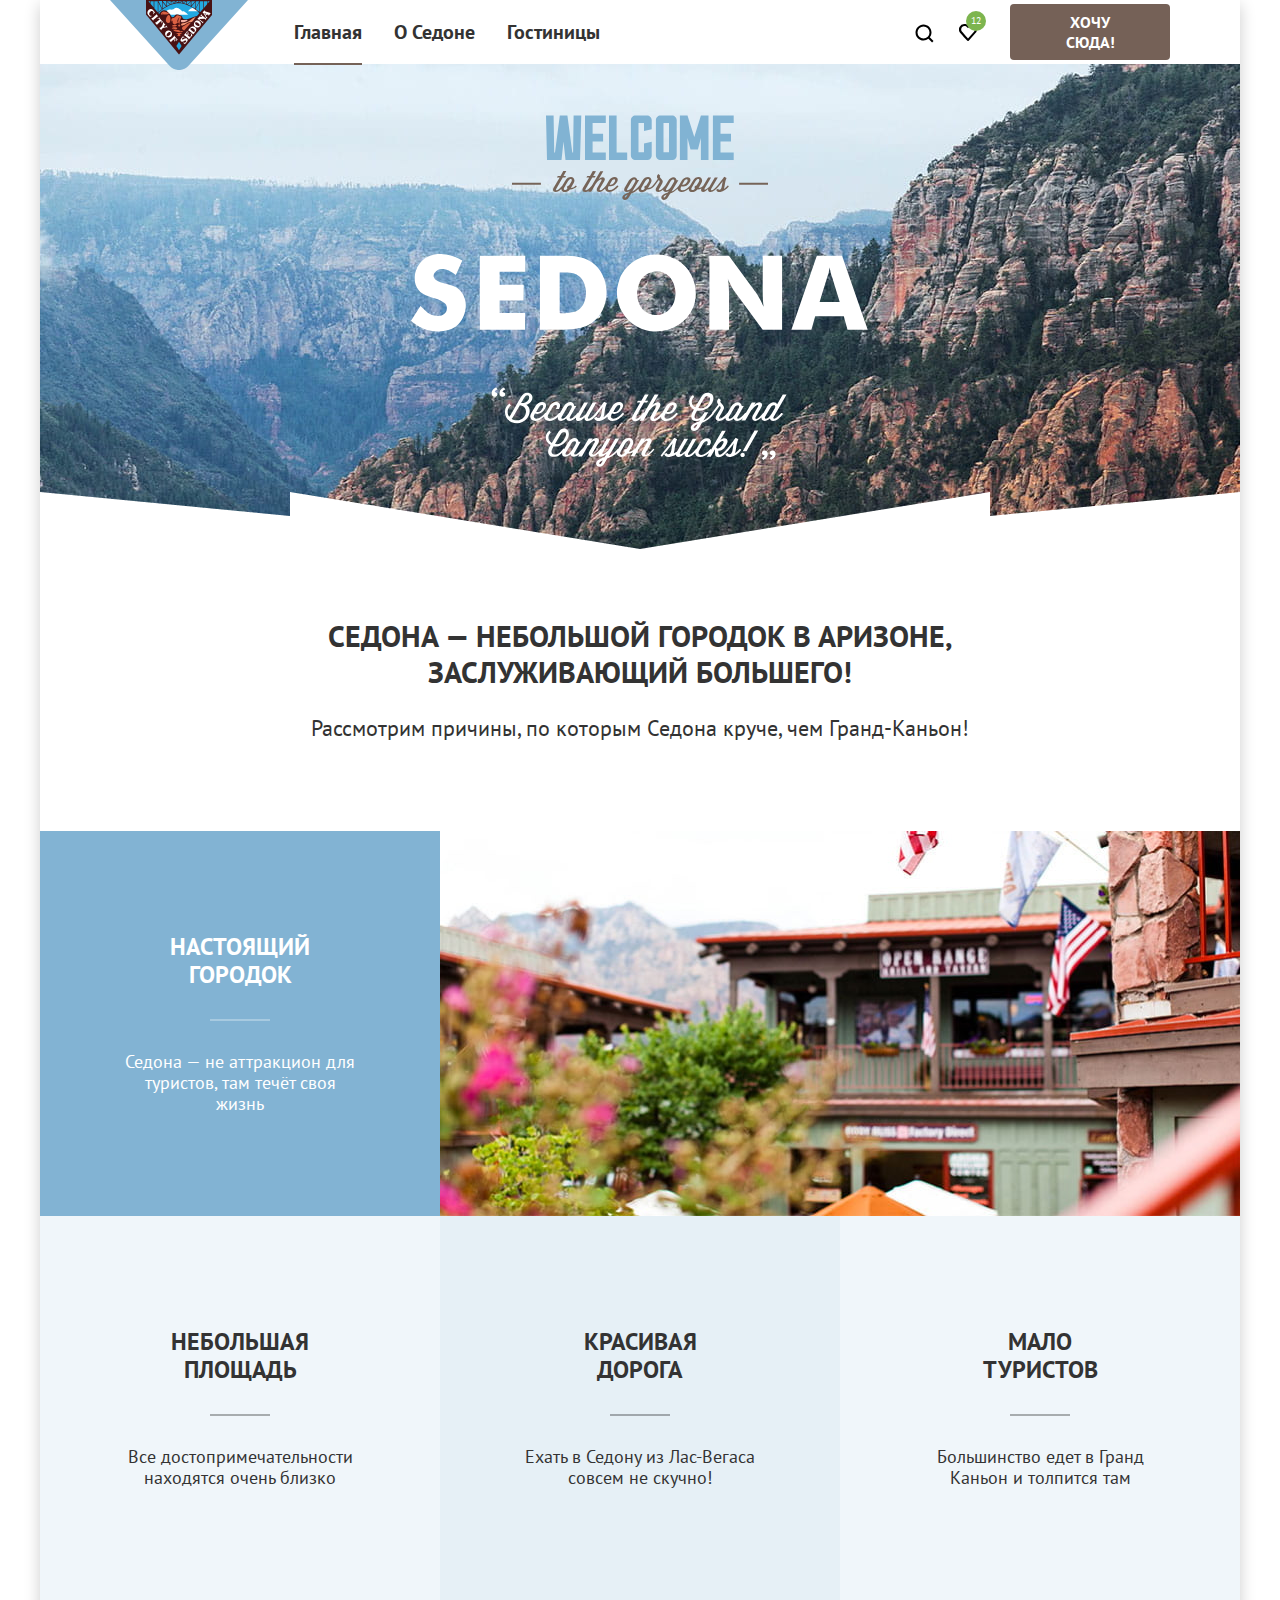
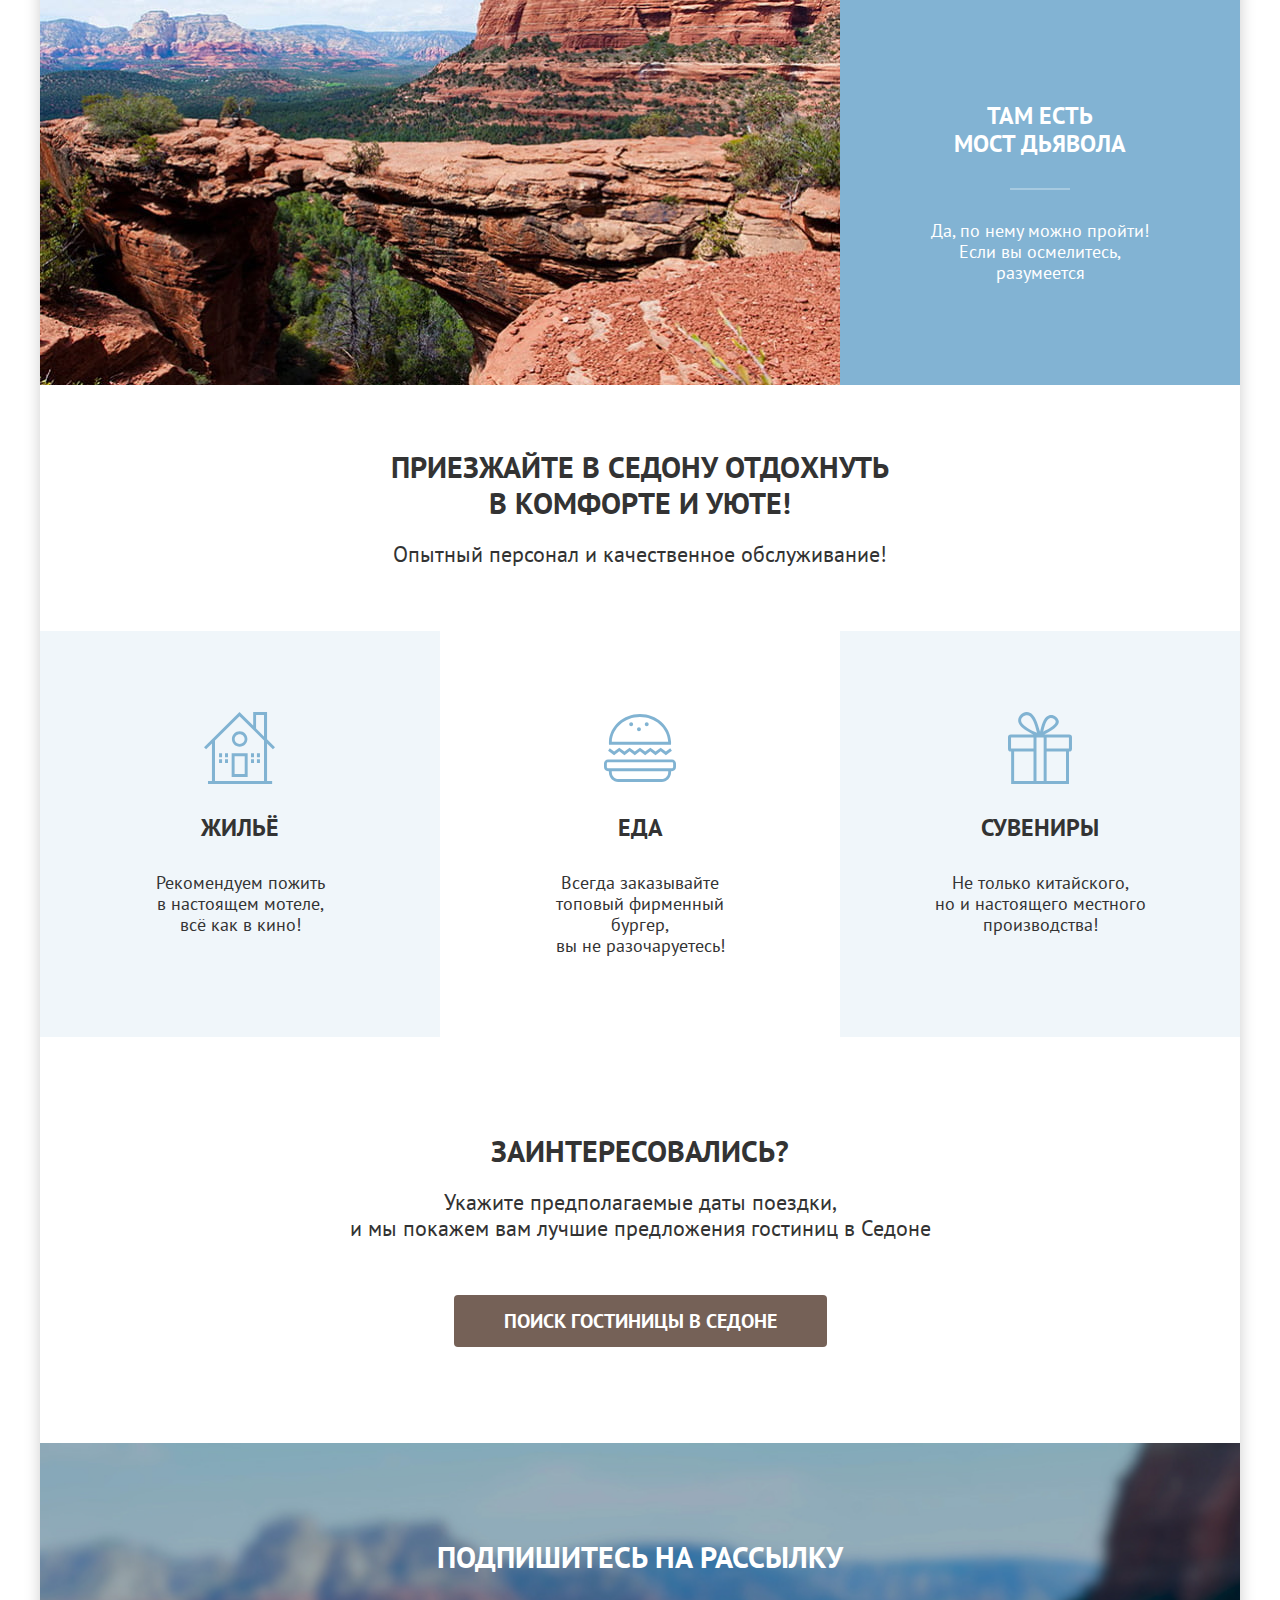
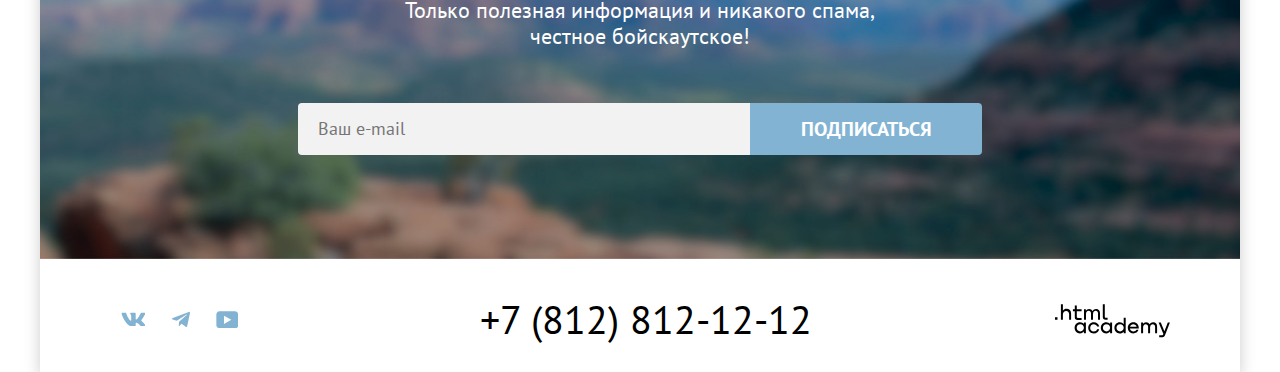
<file: index.html>
<!--<p>Репозиторий создан для обучения на профессиональном онлайн‑курсе «<a href="https://htmlacademy.ru/intensive/htmlcss">HTML и CSS. Профессиональная вёрстка сайтов</a>».</p>-->

<!DOCTYPE html>
<html lang="ru">
  <head>
    <meta charset="utf-8">
    <title>HTML Academy: Седона</title>

    <link rel="icon" href="favicon.ico">
    <link rel="icon" href="img/favicon.svg" type="image/svg+xml">
    <link href="styles/styles.css" rel="stylesheet">
  </head>

  <body class="page-body">
    <div class="all">

<!-- Header -->

      <header class="main-header" data-test="header">
        <a class="main-header-logo">
          <img src="img/logo-sedona.svg" width="138" height="70" alt="Логотип сайта Sedona.">
        </a>
        <nav class="top-bar-navigation">
          <ul class="site-navigation">
            <li>
              <a class="nav-link current">Главная</a>
            </li>
            <li>
              <a class="nav-link" href="#">О Седоне</a>
            </li>
            <li>
              <a class="nav-link" href="catalog.html">Гостиницы</a>
            </li>
          </ul>
          <ul class="user-bar">
            <li>
              <a class="user-bar-search" href="#">
                <svg xmlns="http://www.w3.org/2000/svg" width="19" height="19" fill="none">
                  <path fill="#000" d="m18.5 17-3.7-3.67c1-1.3 1.7-2.99 1.7-4.87 0-4.38-3.6-7.96-8-7.96s-8 3.68-8 8.05a8 8 0 0 0 12.9 6.27l3.7 3.68 1.4-1.5Zm-10-2.48a6 6 0 0 1-6-5.97 6 6 0 0 1 12 0 6 6 0 0 1-6 5.97Z"/>
                </svg>
                <span class="visually-hidden">Поиск</span>
              </a>
            </li>
            <li>
              <a class="user-bar-favorite" href="#">
                <svg xmlns="http://www.w3.org/2000/svg" width="18" height="17" fill="none">
                  <path fill="#000" d="M8.9 17a.9.9 0 0 1-.8-.4c-5.4-6.1-6.7-7.5-7-7.9A5.4 5.4 0 0 1 5.5 0C6.8 0 8 .5 9 1.3a5.46 5.46 0 0 1 9 4.1c0 1.3-.5 2.5-1.3 3.4l-7 7.9c-.2.2-.4.3-.8.3Zm-6-9.5c.3.4 3.5 4 6.1 6.9l6.2-7c.5-.5.7-1.2.7-2 0-1.8-1.5-3.3-3.3-3.3-1 0-2 .5-2.7 1.3-.3.3-.6.4-.9.4-.3 0-.6-.2-.8-.4-.7-.8-1.7-1.3-2.7-1.3-1.8 0-3.3 1.5-3.3 3.3-.1.9.3 1.6.7 2.1-.1 0-.1 0 0 0Z"/>
                </svg>
                <span class="visually-hidden">Избранное</span>
                <span class="favorite-count">12</span>
              </a>
            </li>
            <li>
              <a class="header-button" href="catalog.html">Хочу сюда!</a>
            </li>
          </ul>
        </nav>
      </header>

<!-- Main Content -->

      <main class="main-index" data-test="main">
        <h1 class="visually-hidden">Добро пожаловать в Sedona</h1>
        <section class="main-screen" data-test="hero">
          <div class="decor-mask"></div>
          <img src="img/welcome.svg" width="458" height="352" alt="Добро пожаловать в Sedona.">
        </section>

        <section class="features" data-test="advantages">
          <h2>Седона — небольшой городок в Аризоне, <br> заслуживающий большего!</h2>
          <p class="p-explanation sedona-reasons">Рассмотрим причины, по которым Седона круче, чем Гранд-Каньон!</p>
          <ul class="advantages-list">
            <li class="advantages-item-img img-right">
              <div class="left-descript">
                <h3>Настоящий <br> городок</h3>
                <div class="separator-blue"></div>
                <p class="p-descript">Седона — не аттракцион для <br> туристов, там течёт своя <br> жизнь</p>
              </div>
              <div class="img-wrapper">
                <img src="img/true-city.jpg" width="800" height="385" alt="Вид на постройки городка.">
              </div>
            </li>
            <li class="advantage-without-img">
              <h3>Небольшая <br> площадь</h3>
              <div class="separator-grey"></div>
              <p class="p-descript">Все достопримечательности <br> находятся очень близко</p>
            </li>
            <li class="advantage-without-img">
              <h3>Красивая <br> дорога</h3>
              <div class="separator-grey"></div>
              <p class="p-descript">Ехать в Седону из Лас-Вегаса <br> совсем не скучно!</p>
            </li>
            <li class="advantage-without-img">
              <h3>Мало <br> туристов</h3>
              <div class="separator-grey"></div>
              <p class="p-descript">Большинство едет в Гранд <br> Каньон и толпится там</p>
            </li>
            <li class="advantages-item-img img-left">
              <div class="img-wrapper">
                <img src="img/the-bridge.jpg" width="800" height="385" alt="Вид на мост дьявола на фоне пропасти.">
              </div>
              <div class="right-descript">
                <h3>Там есть <br> мост дьявола</h3>
                <div class="separator-blue"></div>
                <p class="p-descript">Да, по нему можно пройти! <br> Если вы осмелитесь, <br> разумеется</p>
              </div>
            </li>
          </ul>
        </section>

        <section class="sedona-specialties" data-test="service">
          <h2>Приезжайте в Седону отдохнуть <br> в комфорте и уюте!</h2>
          <p class="p-explanation">Опытный персонал и качественное обслуживание!</p>
          <ul class="sedona-specialties-list">
            <li class="item-with-icon">
              <div class="ic-housing"></div>
              <h3>Жильё</h3>
              <p class="p-descript">Рекомендуем пожить <br> в настоящем мотеле, <br> всё как в кино!</p>
            </li>
            <li class="item-with-icon">
              <div class="ic-food"></div>
              <h3>Еда</h3>
              <p class="p-descript">Всегда заказывайте <br> топовый фирменный бургер, <br> вы не разочаруетесь!</p>
            </li>
            <li class="item-with-icon">
              <div class="ic-souvenir"></div>
              <h3>Сувениры</h3>
              <p class="p-descript">Не только китайского, <br> но и настоящего местного <br> производства!</p>
            </li>
          </ul>
        </section>

        <div class="hotel-search" data-test="search">
          <h2>Заинтересовались?</h2>
          <p class="p-explanation">Укажите предполагаемые даты поездки, <br> и мы покажем вам лучшие предложения гостиниц в Седоне</p>
          <button class="button hotel-search-button" type="button">Поиск гостиницы в Седоне</button>
        </div>

        <article class="subscribe" data-test="subscribe">
          <h2>Подпишитесь на рассылку</h2>
          <p class="p-explanation">Только полезная информация и никакого спама, <br> честное бойскаутское!</p>
          <form class="subscribe-form" action="https://echo.htmlacademy.ru/" method="post">
            <label for="subscribe-email"><span class="visually-hidden">Email</span></label>
            <span class="visually-hidden">Поле для ввода email</span>
            <input class="enter-ur-email" id="subscribe-email" placeholder="Ваш e-mail" type="email" name="subscribe-email">
            <button class="button subscribe-button" type="submit">
              <span>Подписаться</span>
            </button>
          </form>
        </article>
      </main>

<!-- Footer -->

      <footer class="main-footer" data-test="footer">
        <div class="footer-wrapper">
          <section class="footer-social">
            <h2 class="visually-hidden">Контакты</h2>
            <ul class="footer-social-list">
              <li class="footer-social-item-vk">
                <a class="social-button" href="#">
                  <svg class="social-icon" aria-hidden="true" focusable="false" xmlns="http://www.w3.org/2000/svg" width="24" height="14" fill="none">
                    <path fill="#83B3D3" fill-rule="evenodd" d="M24.116 1.804c.166-.546 0-.948-.795-.948h-2.625c-.668 0-.976.347-1.143.73 0 0-1.335 3.196-3.226 5.272-.612.602-.89.793-1.224.793-.167 0-.418-.19-.418-.738V1.804c0-.656-.184-.948-.74-.948H9.817c-.417 0-.668.304-.668.593 0 .621.946.765 1.043 2.513V7.76c0 .833-.153.984-.487.984-.89 0-3.055-3.21-4.34-6.885-.249-.715-.5-1.003-1.172-1.003H1.566c-.75 0-.9.347-.9.73 0 .682.89 4.07 4.145 8.551 2.17 3.06 5.225 4.72 8.008 4.72 1.67 0 1.875-.369 1.875-1.004V11.54c0-.737.158-.884.687-.884.39 0 1.057.192 2.615 1.667 1.78 1.75 2.073 2.533 3.075 2.533h2.625c.75 0 1.126-.368.91-1.096-.238-.724-1.088-1.775-2.215-3.022-.612-.71-1.53-1.475-1.809-1.858-.389-.49-.278-.71 0-1.147 0 0 3.2-4.426 3.533-5.929h.001Z" clip-rule="evenodd"/>
                  </svg>
                  <span class="visually-hidden">ВКонтакте</span>
                </a>
              </li>

              <li class="footer-social-item-tg">
                <a class="social-button" href="#">
                  <svg class="social-icon" aria-hidden="true" focusable="false" xmlns="http://www.w3.org/2000/svg" width="18" height="16" fill="none">
                    <path fill="#83B3D3" d="M16.785.956.84 7.104C-.248 7.541-.24 8.148.64 8.42l4.094 1.277 9.472-5.976c.448-.272.857-.126.52.173l-7.673 6.925H7.05l.002.001-.283 4.22c.414 0 .597-.19.829-.414l1.988-1.934 4.136 3.055c.762.42 1.31.205 1.5-.706l2.715-12.795c.278-1.114-.425-1.618-1.153-1.29Z"/>
                  </svg>
                  <span class="visually-hidden">Телеграм</span>
                </a>
              </li>

              <li class="footer-social-item-tube">
                <a class="social-button" href="#">
                  <svg class="social-icon" aria-hidden="true" focusable="false" xmlns="http://www.w3.org/2000/svg" width="22" height="17" fill="none">
                    <path fill="#83B3D3" d="M18.94.356H3.507C1.647.356.333 1.95.333 3.756V13.85c0 1.913 1.314 3.506 3.174 3.506H19.16c1.642 0 3.174-1.593 3.174-3.4v-10.2c-.219-1.806-1.532-3.4-3.393-3.4ZM7.995 12.894V4.819l7.333 4.037-7.333 4.038Z"/>
                  </svg>
                  <span class="visually-hidden">YouTube</span>
                </a>
              </li>
            </ul>
          </section>

          <section class="footer-phone">
            <h2 class="visually-hidden">Телефон</h2>
            <a href="tel:+78128121212">+7 (812) 812-12-12</a>
          </section>

          <section class="academy-logo-link">
            <h2 class="visually-hidden">Логотип .html-academy</h2>
            <a class="ad-logo" href="https://htmlacademy.ru/">
              <svg class="ad-logo-svg" aria-hidden="true" focusable="false" xmlns="http://www.w3.org/2000/svg" width="115" height="34" fill="none" viewBox="0 0 115 34">
                <path fill="#000" d="M0 13.256v2.6h2.5v-2.6H0Zm11.6-8.4c-1.6 0-2.8.7-3.6 1.7h-.1v-6.2h-2v15.5h2v-5.3c0-2.1 1.3-3.6 3.3-3.6 1.8 0 2.9 1.4 2.9 3.2v5.7h2v-6.1c.1-3-1.8-4.9-4.5-4.9Zm15 .3h-4.8v-3.7h-2v3.8h-1.9v2h1.9v6c0 1.7 1 2.7 2.7 2.7h4.1v-2h-3.7c-.7 0-1.1-.4-1.1-1.1v-5.7h4.8v-2Zm14.5-.2c-1.6 0-2.9.8-3.5 2.1h-.1c-.6-1.2-1.8-2.1-3.4-2.1-1.4 0-2.5.8-3.1 1.8h-.1v-1.6H29v10.6h2v-5.4c0-2 1-3.5 2.6-3.5 1.5 0 2.4 1 2.4 2.6v6.3h2v-5.6c0-2.4 1.4-3.3 2.6-3.3 1.5 0 2.4 1 2.4 2.6v6.3h2v-6.5c.1-2.5-1.4-4.3-3.9-4.3Zm6.7 8.1c0 1.7 1 2.7 2.8 2.7h2v-2h-1.7c-.7 0-1.1-.4-1.1-1.1V.356h-2v12.7Zm-18.9 7c-.9-1.1-2.2-1.8-3.9-1.8-3.1 0-5.4 2.3-5.4 5.6s2.3 5.6 5.4 5.6c1.8 0 3-.8 3.8-1.9h.1v1.6h2v-10.6h-2v1.5Zm-3.6 7.4c-2.2 0-3.6-1.6-3.6-3.6s1.4-3.6 3.6-3.6 3.6 1.6 3.6 3.6c0 1.9-1.4 3.6-3.6 3.6Zm18.9-5.1c-.5-2.4-2.6-4.1-5.4-4.1-3.4 0-5.6 2.5-5.6 5.6 0 3.1 2.2 5.6 5.6 5.6 2.8 0 4.9-1.8 5.4-4.2h-2.1c-.4 1.3-1.7 2.3-3.3 2.3-2.2 0-3.6-1.6-3.6-3.6s1.4-3.6 3.6-3.6c1.6 0 2.8 1 3.3 2.2h2.1v-.2Zm10.9-2.3c-.9-1.1-2.2-1.8-3.9-1.8-3.1 0-5.4 2.3-5.4 5.6s2.3 5.6 5.4 5.6c1.8 0 3-.8 3.8-1.9h.1v1.6h2v-10.6h-2v1.5Zm-3.6 7.4c-2.2 0-3.6-1.6-3.6-3.6s1.4-3.6 3.6-3.6 3.6 1.6 3.6 3.6c0 1.9-1.5 3.6-3.6 3.6Zm17.2-7.3c-.9-1.1-2.2-1.9-3.9-1.9-3.1 0-5.4 2.3-5.4 5.6s2.2 5.6 5.4 5.6c1.7 0 3-.8 3.8-1.8h.1v1.5h2v-15.4h-2v6.4Zm-3.6 7.3c-2.2 0-3.6-1.6-3.6-3.6s1.4-3.6 3.6-3.6 3.6 1.6 3.6 3.6c-.1 2-1.5 3.6-3.6 3.6Zm13.2-9.2c-3.3 0-5.5 2.5-5.5 5.6 0 3 2.1 5.6 5.5 5.6 2.5 0 4.5-1.3 5.2-3.6h-2.1c-.5 1-1.6 1.6-3 1.6-1.9 0-3.3-1.3-3.4-2.9h8.8c.2-3.6-2-6.3-5.5-6.3Zm0 1.9c1.7 0 3 1 3.3 2.6h-6.5c.3-1.5 1.5-2.6 3.2-2.6Zm19.9-1.9c-1.6 0-2.9.8-3.6 2h-.1c-.6-1.2-1.8-2-3.4-2-1.4 0-2.5.7-3.1 1.8v-1.5h-1.9v10.6h2v-5.4c0-2 1-3.4 2.6-3.5 1.5 0 2.4 1 2.4 2.6v6.3h2v-5.6c0-2.4 1.4-3.3 2.6-3.3 1.5 0 2.4 1 2.4 2.6v6.3h2v-6.5c.1-2.6-1.4-4.4-3.9-4.4Zm11.2 9.1-3.6-8.9h-2.2l4.8 11.6c-.3.9-.7 1.2-1.7 1.2h-2.5v2h2.5c1.8 0 2.8-.8 3.5-2.6l4.7-12.2h-2.1l-3.4 8.9Z"/>
              </svg>
              <span class="visually-hidden">Логотип .html-academy</span>
            </a>
          </section>
        </div>
      </footer>
    </div>
  </body>
</html>
</file>
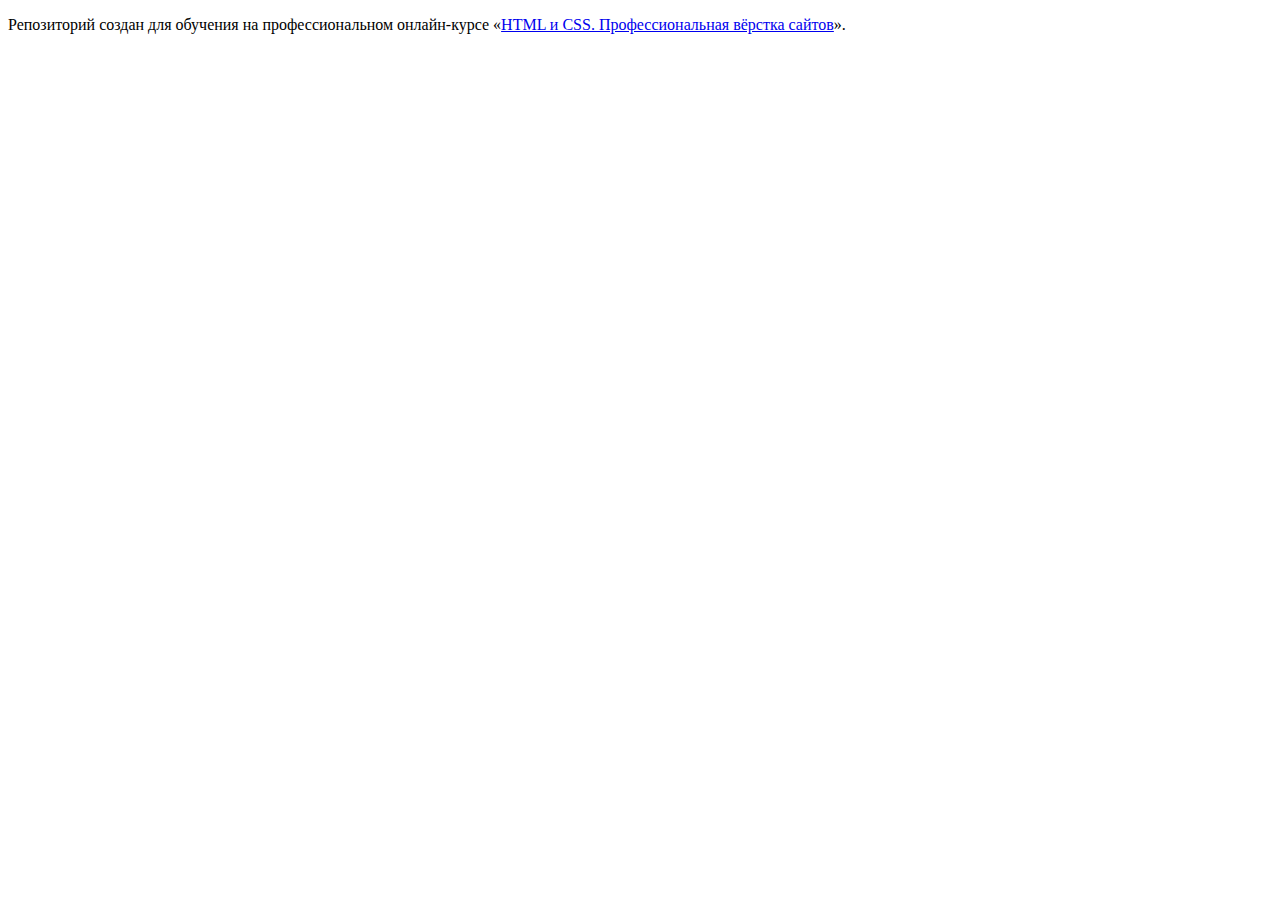
<file: 1/index.html>
<!DOCTYPE html>
<html lang="ru">
  <head>
    <meta charset="utf-8">
    <title>HTML Academy: Седона</title>
    <base href="https://htmlacademy-htmlcss.github.io/2383805-sedona-37/1/">
</head>
  <body>

    <p>Репозиторий создан для обучения на профессиональном онлайн‑курсе «<a href="https://htmlacademy.ru/intensive/htmlcss">HTML и CSS. Профессиональная вёрстка сайтов</a>».</p>

  </body>
</html>
</file>
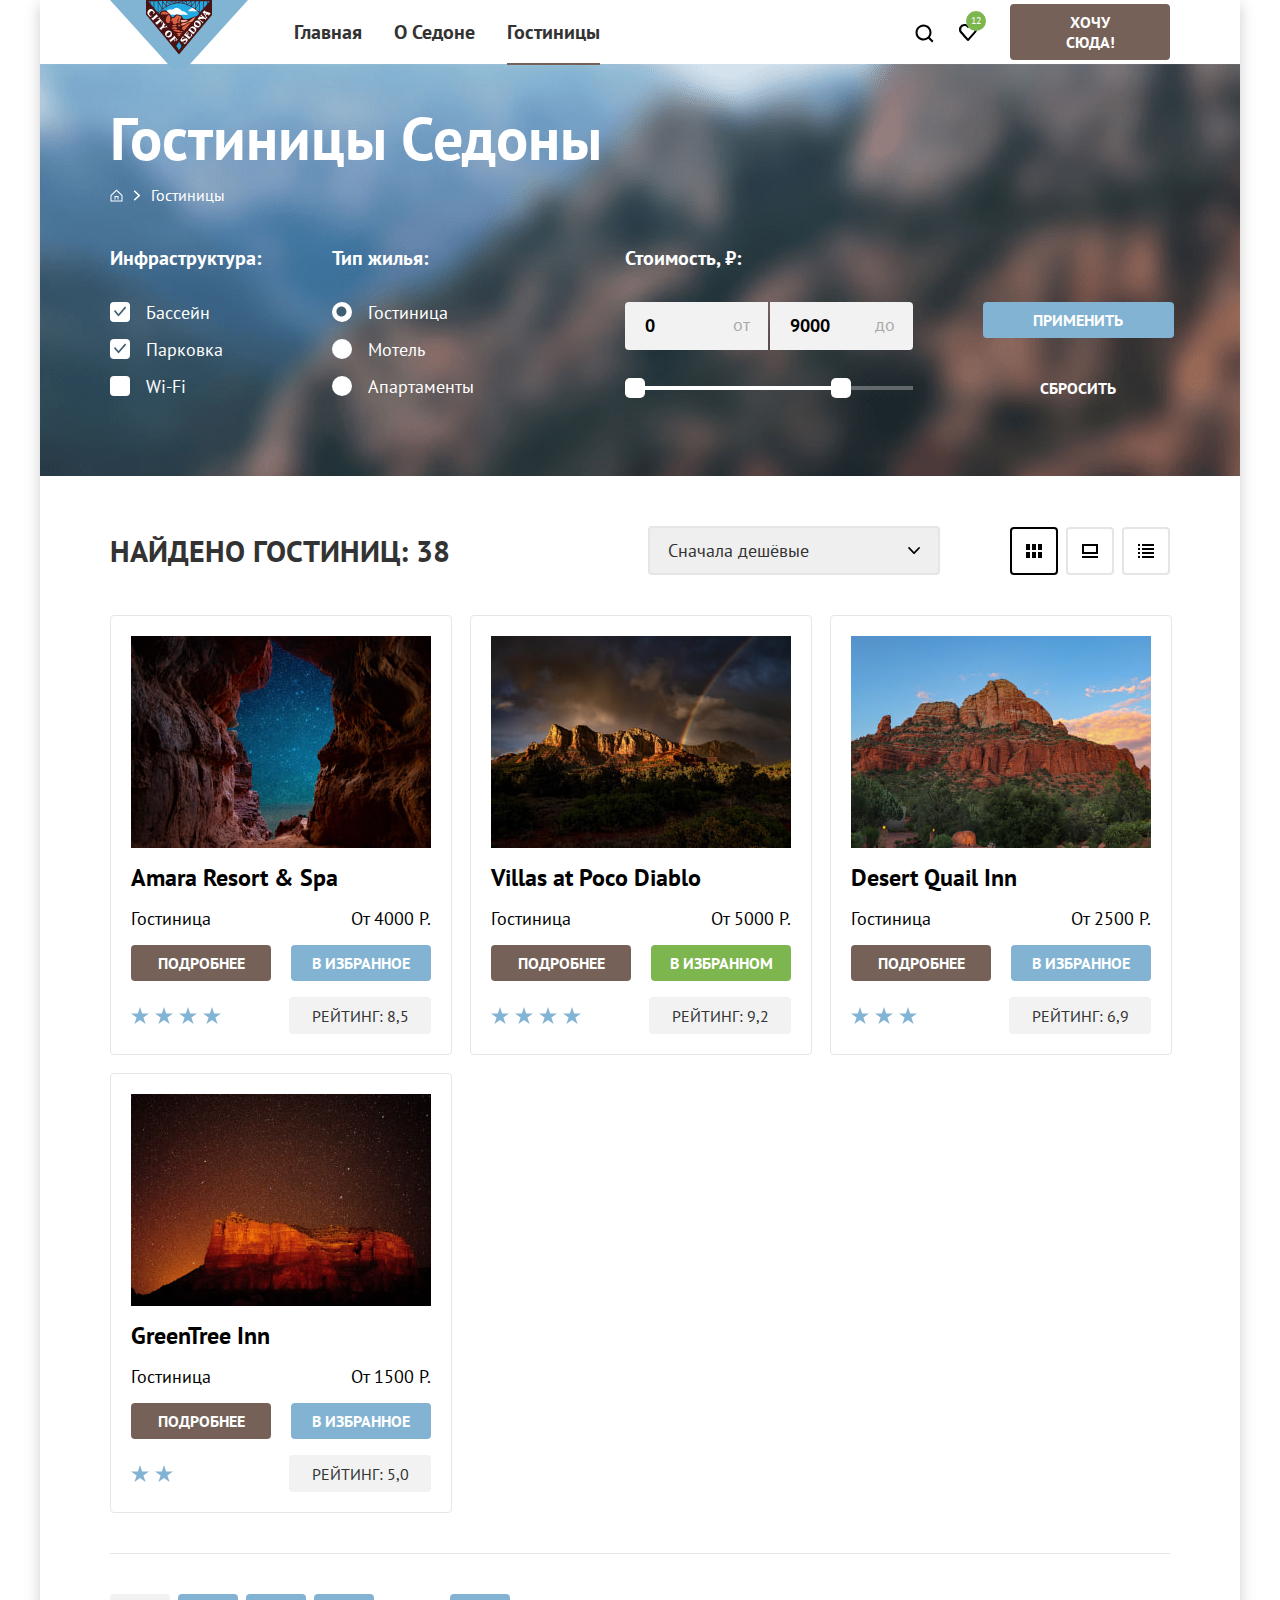
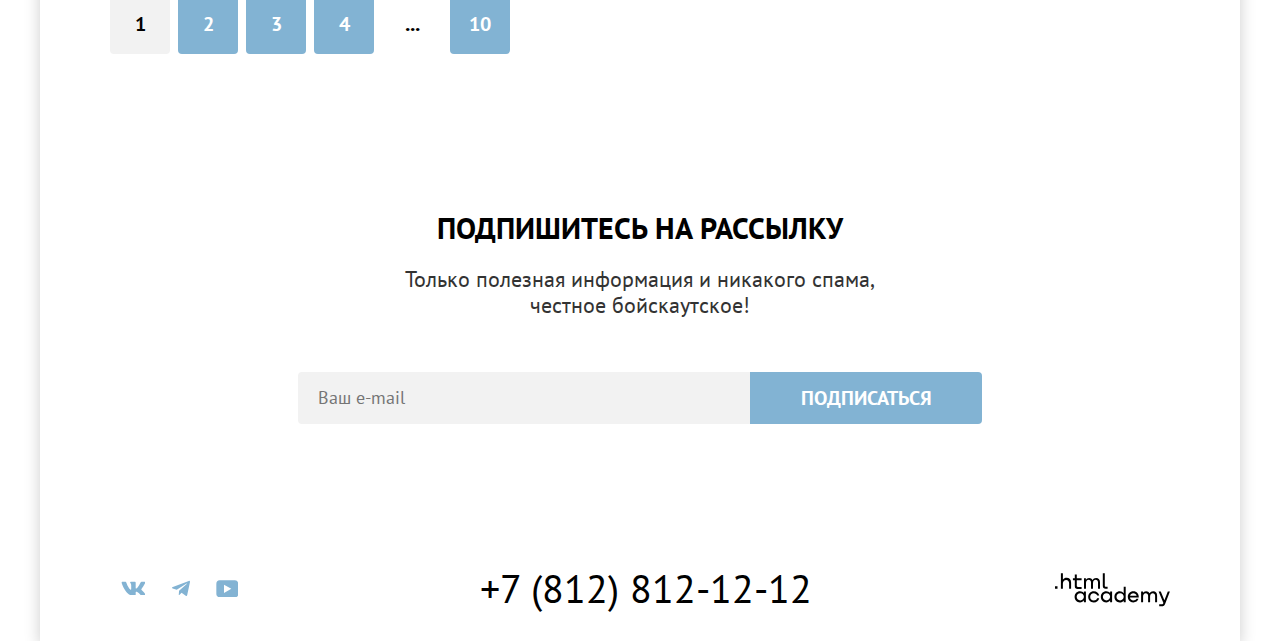
<file: catalog.html>
<!--<p>Репозиторий создан для обучения на профессиональном онлайн‑курсе «<a href="https://htmlacademy.ru/intensive/htmlcss">HTML и CSS. Профессиональная вёрстка сайтов</a>».</p>-->

<!DOCTYPE html>
<html lang="ru">
  <head>
    <meta charset="utf-8">
    <title>HTML Academy: Седона</title>

    <link rel="icon" href="favicon.ico">
    <link rel="icon" href="img/favicon.svg" type="image/svg+xml">
    <link href="styles/styles.css" rel="stylesheet">
  </head>

  <body class="page-body">
    <div class="all">

<!-- Header -->

      <header class="main-header" data-test="header">
        <a class="main-header-logo" href="index.html">
          <img src="img/logo-sedona.svg" width="138" height="70" alt="Логотип сайта Sedona.">
        </a>
        <nav class="top-bar-navigation">
          <ul class="site-navigation">
            <li>
              <a class="nav-link" href="index.html">Главная</a>
            </li>
            <li>
              <a class="nav-link" href="#">О Седоне</a>
            </li>
            <li>
              <a class="nav-link hotels-current">Гостиницы</a>
            </li>
          </ul>

          <ul class="user-bar">
            <li>
              <a class="user-bar-search" href="#">
                <svg xmlns="http://www.w3.org/2000/svg" width="19" height="19" fill="none">
                  <path fill="#000" d="m18.5 17-3.7-3.67c1-1.3 1.7-2.99 1.7-4.87 0-4.38-3.6-7.96-8-7.96s-8 3.68-8 8.05a8 8 0 0 0 12.9 6.27l3.7 3.68 1.4-1.5Zm-10-2.48a6 6 0 0 1-6-5.97 6 6 0 0 1 12 0 6 6 0 0 1-6 5.97Z"/>
                </svg>
                <span class="visually-hidden">Поиск</span>
              </a>
            </li>
            <li>
              <a class="user-bar-favorite" href="#">
                <svg xmlns="http://www.w3.org/2000/svg" width="18" height="17" fill="none">
                  <path fill="#000" d="M8.9 17a.9.9 0 0 1-.8-.4c-5.4-6.1-6.7-7.5-7-7.9A5.4 5.4 0 0 1 5.5 0C6.8 0 8 .5 9 1.3a5.46 5.46 0 0 1 9 4.1c0 1.3-.5 2.5-1.3 3.4l-7 7.9c-.2.2-.4.3-.8.3Zm-6-9.5c.3.4 3.5 4 6.1 6.9l6.2-7c.5-.5.7-1.2.7-2 0-1.8-1.5-3.3-3.3-3.3-1 0-2 .5-2.7 1.3-.3.3-.6.4-.9.4-.3 0-.6-.2-.8-.4-.7-.8-1.7-1.3-2.7-1.3-1.8 0-3.3 1.5-3.3 3.3-.1.9.3 1.6.7 2.1-.1 0-.1 0 0 0Z"/>
                </svg>
                <span class="visually-hidden">Избранное</span>
                <span class="favorite-count">12</span>
              </a>
            </li>
            <li>
              <a class="header-button" href="catalog.html">Хочу сюда!</a>
            </li>
          </ul>
        </nav>
      </header>

<!-- Main Content -->

      <main class="main-inner" data-test="main">
        <section class="filters">
          <h1 class="hotels-of-sedona-heading">Гостиницы Седоны</h1>
          <ol class="breadcrumbs-list">
            <li class="breadcrumbs-item breadcrumbs-item-arrow">
              <a class="breadcrumbs-link breadcrumbs-main-pg" href="index.html">
                <span class="visually-hidden">Иконка на Главную</span>
              </a>
            </li>
            <li class="breadcrumbs-item">
              <a class="breadcrumbs-link">Гостиницы</a>
            </li>
          </ol>

          <form class="hotel-filters" method="get" action="https://echo.htmlacademy.ru" data-test="filter">
            <fieldset class="infrastructure">
              <legend>Инфраструктура:</legend>
              <ul class="filter-option-list">
                <li class="filter-option-item">
                  <label class="control">
                    <input class="visually-hidden control-input" type="checkbox" name="pool" checked>
                    <span class="control-mark"></span>
                    <span class="input-name">Бассейн</span>
                  </label>
                </li>
                <li class="filter-option-item">
                  <label class="control">
                    <input class="visually-hidden control-input" type="checkbox" name="parking-lots" checked>
                    <span class="control-mark"></span>
                    <span class="input-name">Парковка</span>
                  </label>
                </li>
                <li class="filter-option-item filter-option-item-last">
                  <label class="control">
                    <input class="visually-hidden control-input" type="checkbox" name="wi-fi">
                    <span class="control-mark"></span>
                    <span class="input-name">Wi-Fi</span>
                  </label>
                </li>
              </ul>
            </fieldset>

            <fieldset class="housing-type">
              <legend>Тип жилья:</legend>
              <ul class="filter-option-list">
                <li class="filter-item-radio">
                  <label class="control-radio">
                    <input class="visually-hidden control-input" type="radio" name="housing-type" value="hotel" checked>
                    <span class="control-mark-radio"></span>
                    <span class="input-name">Гостиница</span>
                  </label>
                </li>
                <li class="filter-item-radio">
                  <label class="control-radio">
                    <input class="visually-hidden control-input" type="radio" name="housing-type" value="motel">
                    <span class="control-mark-radio"></span>
                    <span class="input-name">Мотель</span>
                  </label>
                </li>
                <li class="filter-item-radio filter-item-radio-last">
                  <label class="control-radio">
                    <input class="visually-hidden control-input" type="radio" name="housing-type" value="apartments">
                    <span class="control-mark-radio"></span>
                    <span class="input-name">Апартаменты</span>
                  </label>
                </li>
              </ul>
            </fieldset>

            <fieldset class="cost">
              <legend>Стоимость, <span>₽</span>:</legend>
              <div class="filter-price-variable">
                <label class="min-price">
                  <span class="min-price-from">от</span>
                  <input class="value value-from" type="number" placeholder="от" value="0">
                </label>
                <label class="max-price">
                  <span class="max-price-to">до</span>
                  <input class="value value-to" type="number" placeholder="до" value="9000">
                </label>
              </div>
              <div class="range">
                <div class="range-scale">
                  <div class="range-bar" style="left: 0; width: 226px"></div>
                  <button class="range-toggle toggle-min" type="button"></button>
                  <button class="range-toggle toggle-max" type="button"></button>
                </div>
              </div>
            </fieldset>

            <fieldset class="form-buttons">
              <button class="button submit-button" type="submit" value="Применить">Применить</button>
              <button class="button reset-button" type="reset" value="Сбросить">Сбросить</button>
            </fieldset>
          </form>
        </section>

        <section class="search-results" data-test="catalog">
          <div class="options-bar dropdown-list">
            <h2>Найдено гостиниц: 38</h2>
            <div class="options-wrap">
              <div class="select sorting-type">
                <select class="select-control" aria-label="Сортировка"><!-- атрибут disabled добавить для блокировки выпадающего списка -->
                  <option value="cheap">Сначала дешёвые</option>
                  <option value="popular">Сначала популярное</option>
                  <option value="expensive">Сначала дорогое</option>
                </select>
              </div>
              <ul class="view-options-bar">
                <li class="view-element view-current">
                  <button class="view-button as-tile" type="button">
                    <span class="visually-hidden">Показать сетку</span>
                  </button>
                </li>
                <li class="view-element">
                  <button class="view-button as-card" type="button">
                    <span class="visually-hidden">Показать карточку</span>
                  </button>
                </li>
                <li class="view-element">
                  <button class="view-button as-list" type="button">
                    <span class="visually-hidden">Показать список</span>
                  </button>
                </li>
              </ul>
            </div>
          </div>

          <ul class="sedona-hotel-list">
            <li class="hotel-card">
              <a class="picture-link" href="#">
                <img src="img/amara-resort-spa.jpg" width="300" height="212" alt="Звёздное небо через ущелье скалы.">
              </a>
              <a class="hotel-card-link" href="#">
                <h3 class="hotel-card-name">Amara Resort & Spa</h3>
              </a>
              <div class="hotel-card-info">
                <p class="place-type">Гостиница</p>
                <p class="place-price">От 4000 Р.</p>
              </div>
              <div class="card-interact">
                <a href="#" class="read-more">Подробнее</a>
                <button class="favorite" type="button">В избранное</button>
              </div>
              <div class="rate-box">
                <div class="rate-stars">
                  <span class="visually-hidden">4 звезды</span>
                  <div class="stars"></div>
                  <div class="stars"></div>
                  <div class="stars"></div>
                  <div class="stars"></div>
                </div>
                <div class="grey-basement">
                  <p class="total-rate">Рейтинг: 8,5</p>
                </div>
              </div>
            </li>

            <li class="hotel-card">
              <a class="picture-link" href="#">
                <img src="img/villas-at-poco-diablo.jpg" width="300" height="212" alt="Небольшой каньон ночью среди кустарной месности, с выглядывающим куском радуги.">
              </a>
              <a class="hotel-card-link" href="#">
                <h3 class="hotel-card-name">Villas at Poco Diablo</h3>
              </a>
              <div class="hotel-card-info">
                <p class="place-type">Гостиница</p>
                <p class="place-price">От 5000 Р.</p>
              </div>
              <div class="card-interact">
                <a class="read-more" href="#">Подробнее</a>
                <button class="favorite favorite-added" type="button">В избранном</button>
              </div>
              <div class="rate-box">
                <div class="rate-stars">
                  <span class="visually-hidden">4 звезды</span>
                  <div class="stars"></div>
                  <div class="stars"></div>
                  <div class="stars"></div>
                  <div class="stars"></div>
                </div>
                <div class="grey-basement">
                  <p class="total-rate">Рейтинг: 9,2</p>
                </div>
              </div>
            </li>

            <li class="hotel-card">
              <a class="picture-link" href="#">
                <img src="img/desert-quail-inn.jpg" width="300" height="212" alt="Большой каньон на фоне голубого неба среди зелёных кустов.">
              </a>
              <a class="hotel-card-link" href="#">
                <h3 class="hotel-card-name">Desert Quail Inn</h3>
              </a>
              <div class="hotel-card-info">
                <p class="place-type">Гостиница</p>
                <p class="place-price">От 2500 Р.</p>
              </div>
              <div class="card-interact">
                <a href="#" class="read-more">Подробнее</a>
                <button class="favorite" type="button">В избранное</button>
              </div>
              <div class="rate-box">
                <div class="rate-stars">
                  <span class="visually-hidden">3 звезды</span>
                  <div class="stars"></div>
                  <div class="stars"></div>
                  <div class="stars"></div>
                </div>
                <div class="grey-basement">
                  <p class="total-rate">Рейтинг: 6,9</p>
                </div>
              </div>
            </li>

            <li class="hotel-card">
              <a class="picture-link" href="#">
                <img src="img/greenTree-inn.jpg" width="300" height="212" alt="Каньон на фоне звёздного неба.">
              </a>
              <a class="hotel-card-link" href="#">
                <h3 class="hotel-card-name">GreenTree Inn</h3>
              </a>
              <div class="hotel-card-info">
                <p class="place-type">Гостиница</p>
                <p class="place-price">От 1500 Р.</p>
              </div>
              <div class="card-interact">
                <a href="#" class="read-more">Подробнее</a>
                <button class="favorite" type="button">В избранное</button>
              </div>
              <div class="rate-box">
                <div class="rate-stars">
                  <span class="visually-hidden">2 звезды</span>
                  <div class="stars"></div>
                  <div class="stars"></div>
                </div>
                <div class="grey-basement">
                  <p class="total-rate">Рейтинг: 5,0</p>
                </div>
              </div>
            </li>
          </ul>

          <div class="decor-line"></div>

          <ol class="pagination">
            <li class="pagination-item">
              <a class="pagination-link pagination-link-current" href="#">1</a>
            </li>
            <li class="pagination-item">
              <a class="pagination-link" href="#">2</a>
            </li>
            <li class="pagination-item">
              <a class="pagination-link" href="#">3</a>
            </li>
            <li class="pagination-item">
              <a class="pagination-link" href="#">4</a>
            </li>
            <li class="pagination-item">
              <a class="pagination-show-more" href="#">...</a>
              <span class="visually-hidden">Показать ещё</span>
            </li>
            <li class="pagination-item" value="10">
              <a class="pagination-link" href="#">10</a>
            </li>
          </ol>
        </section>
      </main>

      <article class="subscribe subscribe-inner" data-test="subscribe">
        <h2>Подпишитесь на рассылку</h2>
        <p class="p-explanation">Только полезная информация и никакого спама, <br> честное бойскаутское!</p>
        <form class="subscribe-form" action="https://echo.htmlacademy.ru/" method="post">
          <label for="subscribe-email">
            <span class="visually-hidden">Email</span>
          </label>
          <input class="enter-ur-email" id="subscribe-email" placeholder="Ваш e-mail" type="email" name="subscribe-email">
          <button class="button subscribe-button" type="submit">
            <span>Подписаться</span>
          </button>
        </form>
      </article>

<!-- Footer -->

      <footer class="main-footer" data-test="footer">
        <div class="footer-wrapper">
          <section class="footer-social">
            <h2 class="visually-hidden">Контакты</h2>
            <ul class="footer-social-list">
              <li class="footer-social-item-vk">
                <a class="social-button" href="#">
                  <svg class="social-icon" aria-hidden="true" focusable="false" xmlns="http://www.w3.org/2000/svg" width="24" height="14" fill="none">
                    <path fill="#83B3D3" fill-rule="evenodd" d="M24.116 1.804c.166-.546 0-.948-.795-.948h-2.625c-.668 0-.976.347-1.143.73 0 0-1.335 3.196-3.226 5.272-.612.602-.89.793-1.224.793-.167 0-.418-.19-.418-.738V1.804c0-.656-.184-.948-.74-.948H9.817c-.417 0-.668.304-.668.593 0 .621.946.765 1.043 2.513V7.76c0 .833-.153.984-.487.984-.89 0-3.055-3.21-4.34-6.885-.249-.715-.5-1.003-1.172-1.003H1.566c-.75 0-.9.347-.9.73 0 .682.89 4.07 4.145 8.551 2.17 3.06 5.225 4.72 8.008 4.72 1.67 0 1.875-.369 1.875-1.004V11.54c0-.737.158-.884.687-.884.39 0 1.057.192 2.615 1.667 1.78 1.75 2.073 2.533 3.075 2.533h2.625c.75 0 1.126-.368.91-1.096-.238-.724-1.088-1.775-2.215-3.022-.612-.71-1.53-1.475-1.809-1.858-.389-.49-.278-.71 0-1.147 0 0 3.2-4.426 3.533-5.929h.001Z" clip-rule="evenodd"/>
                  </svg>
                  <span class="visually-hidden">ВКонтакте</span>
                </a>
              </li>

              <li class="footer-social-item-tg">
                <a class="social-button" href="#">
                  <svg class="social-icon" aria-hidden="true" focusable="false" xmlns="http://www.w3.org/2000/svg" width="18" height="16" fill="none">
                    <path fill="#83B3D3" d="M16.785.956.84 7.104C-.248 7.541-.24 8.148.64 8.42l4.094 1.277 9.472-5.976c.448-.272.857-.126.52.173l-7.673 6.925H7.05l.002.001-.283 4.22c.414 0 .597-.19.829-.414l1.988-1.934 4.136 3.055c.762.42 1.31.205 1.5-.706l2.715-12.795c.278-1.114-.425-1.618-1.153-1.29Z"/>
                  </svg>
                  <span class="visually-hidden">Телеграм</span>
                </a>
              </li>

              <li class="footer-social-item-tube">
                <a class="social-button" href="#">
                  <svg class="social-icon" aria-hidden="true" focusable="false" xmlns="http://www.w3.org/2000/svg" width="22" height="17" fill="none">
                    <path fill="#83B3D3" d="M18.94.356H3.507C1.647.356.333 1.95.333 3.756V13.85c0 1.913 1.314 3.506 3.174 3.506H19.16c1.642 0 3.174-1.593 3.174-3.4v-10.2c-.219-1.806-1.532-3.4-3.393-3.4ZM7.995 12.894V4.819l7.333 4.037-7.333 4.038Z"/>
                  </svg>
                  <span class="visually-hidden">YouTube</span>
                </a>
              </li>
            </ul>
          </section>

          <section class="footer-phone">
            <h2 class="visually-hidden">Телефон</h2>
            <a href="tel:+78128121212">+7 (812) 812-12-12</a>
          </section>

          <section class="academy-logo-link">
            <h2 class="visually-hidden">Логотип .html-academy</h2>
            <a class="ad-logo" href="https://htmlacademy.ru/">
              <svg class="ad-logo-svg" aria-hidden="true" focusable="false" xmlns="http://www.w3.org/2000/svg" width="115" height="34" fill="none" viewBox="0 0 115 34">
                <path fill="#000" d="M0 13.256v2.6h2.5v-2.6H0Zm11.6-8.4c-1.6 0-2.8.7-3.6 1.7h-.1v-6.2h-2v15.5h2v-5.3c0-2.1 1.3-3.6 3.3-3.6 1.8 0 2.9 1.4 2.9 3.2v5.7h2v-6.1c.1-3-1.8-4.9-4.5-4.9Zm15 .3h-4.8v-3.7h-2v3.8h-1.9v2h1.9v6c0 1.7 1 2.7 2.7 2.7h4.1v-2h-3.7c-.7 0-1.1-.4-1.1-1.1v-5.7h4.8v-2Zm14.5-.2c-1.6 0-2.9.8-3.5 2.1h-.1c-.6-1.2-1.8-2.1-3.4-2.1-1.4 0-2.5.8-3.1 1.8h-.1v-1.6H29v10.6h2v-5.4c0-2 1-3.5 2.6-3.5 1.5 0 2.4 1 2.4 2.6v6.3h2v-5.6c0-2.4 1.4-3.3 2.6-3.3 1.5 0 2.4 1 2.4 2.6v6.3h2v-6.5c.1-2.5-1.4-4.3-3.9-4.3Zm6.7 8.1c0 1.7 1 2.7 2.8 2.7h2v-2h-1.7c-.7 0-1.1-.4-1.1-1.1V.356h-2v12.7Zm-18.9 7c-.9-1.1-2.2-1.8-3.9-1.8-3.1 0-5.4 2.3-5.4 5.6s2.3 5.6 5.4 5.6c1.8 0 3-.8 3.8-1.9h.1v1.6h2v-10.6h-2v1.5Zm-3.6 7.4c-2.2 0-3.6-1.6-3.6-3.6s1.4-3.6 3.6-3.6 3.6 1.6 3.6 3.6c0 1.9-1.4 3.6-3.6 3.6Zm18.9-5.1c-.5-2.4-2.6-4.1-5.4-4.1-3.4 0-5.6 2.5-5.6 5.6 0 3.1 2.2 5.6 5.6 5.6 2.8 0 4.9-1.8 5.4-4.2h-2.1c-.4 1.3-1.7 2.3-3.3 2.3-2.2 0-3.6-1.6-3.6-3.6s1.4-3.6 3.6-3.6c1.6 0 2.8 1 3.3 2.2h2.1v-.2Zm10.9-2.3c-.9-1.1-2.2-1.8-3.9-1.8-3.1 0-5.4 2.3-5.4 5.6s2.3 5.6 5.4 5.6c1.8 0 3-.8 3.8-1.9h.1v1.6h2v-10.6h-2v1.5Zm-3.6 7.4c-2.2 0-3.6-1.6-3.6-3.6s1.4-3.6 3.6-3.6 3.6 1.6 3.6 3.6c0 1.9-1.5 3.6-3.6 3.6Zm17.2-7.3c-.9-1.1-2.2-1.9-3.9-1.9-3.1 0-5.4 2.3-5.4 5.6s2.2 5.6 5.4 5.6c1.7 0 3-.8 3.8-1.8h.1v1.5h2v-15.4h-2v6.4Zm-3.6 7.3c-2.2 0-3.6-1.6-3.6-3.6s1.4-3.6 3.6-3.6 3.6 1.6 3.6 3.6c-.1 2-1.5 3.6-3.6 3.6Zm13.2-9.2c-3.3 0-5.5 2.5-5.5 5.6 0 3 2.1 5.6 5.5 5.6 2.5 0 4.5-1.3 5.2-3.6h-2.1c-.5 1-1.6 1.6-3 1.6-1.9 0-3.3-1.3-3.4-2.9h8.8c.2-3.6-2-6.3-5.5-6.3Zm0 1.9c1.7 0 3 1 3.3 2.6h-6.5c.3-1.5 1.5-2.6 3.2-2.6Zm19.9-1.9c-1.6 0-2.9.8-3.6 2h-.1c-.6-1.2-1.8-2-3.4-2-1.4 0-2.5.7-3.1 1.8v-1.5h-1.9v10.6h2v-5.4c0-2 1-3.4 2.6-3.5 1.5 0 2.4 1 2.4 2.6v6.3h2v-5.6c0-2.4 1.4-3.3 2.6-3.3 1.5 0 2.4 1 2.4 2.6v6.3h2v-6.5c.1-2.6-1.4-4.4-3.9-4.4Zm11.2 9.1-3.6-8.9h-2.2l4.8 11.6c-.3.9-.7 1.2-1.7 1.2h-2.5v2h2.5c1.8 0 2.8-.8 3.5-2.6l4.7-12.2h-2.1l-3.4 8.9Z"/>
              </svg>
              <span class="visually-hidden">Логотип .html-academy</span>
            </a>
          </section>
        </div>
      </footer>
    </div>
  </body>
</html>
</file>
<file: styles/styles.css>
@font-face {
  font-family: "PT Sans";
  font-style: normal;
  font-weight: 400;
  src: url("../fonts/pt-sans-regular.woff2") format("woff2");
  font-display: swap;
}

@font-face {
  font-family: "PT Sans";
  font-style: normal;
  font-weight: 700;
  src: url("../fonts/pt-sans-bold.woff2") format("woff2");
  font-display: swap;
}

/* Global */

.visually-hidden {
 position: absolute;
 clip: rect(1px, 1px, 1px, 1px);
 padding:0;
 border:0;
 height: 1px;
 width: 1px;
 overflow: hidden;
}

.page-body {
  height: 100%;
  font-family: "PT Sans", Arial, sans-serif;
  font-size: 18px;
  font-weight: 400;
  font-display: swap;
  line-height: 21px;
  color: #333333;
  padding: 0;
  margin: 0;
}

.all {
  width: 1200px;
  min-height: 100vh;
  background-color: #ffffff;
  box-shadow: 0 5px 15px 0 rgba(0 , 1 , 1 , 0.2);
  margin: 0 auto;
  display: flex;
  flex-direction: column;
}

.main-header {
  position: relative;
  min-height: 64px;
  display: flex;
  padding-left: 70px;
  padding-right: 70px;
}

a {
  text-decoration: none;
}

li {
  list-style: none;
}

/* Глобальная работа с текстом */

.features h2,
.sedona-specialties h2,
.search-results h2,
.hotel-search h2,
.subscribe h2 {
  text-transform: uppercase;
  text-align: center;
  font-size: 30px;
  line-height: 36px;
  font-weight: 700;
}

.features h3,
.sedona-specialties h3 {
  font-family: 'PT Sans', Arial, sans-serif;
  font-size: 24px;
  font-weight: 700;
  font-style: normal;
  line-height: 28px;
  text-transform: uppercase;
  text-align: center;
}

.p-explanation {
  font-size: 22px;
  line-height: 26px;
  text-align: center;
}

.features p,
.sedona-specialties p {
  text-align: center;
}

.p-descript {
  margin: 0;
}

/* Logo Sedona */

.main-header-logo {
  position: absolute; /* Выводит логотип из общего html потока, и позволяет сделать шапку без конфликта по размерым высоты */
  z-index: 1;
}

/* Main Screen */

.main-screen {
  height: 485px;
  background-color: #203341;
  background-image: url("../img/main-screen.jpg");
  background-position: 0 0;
  background-repeat: no-repeat;
  text-align: center;
  position: relative;
  background-size: cover;
}

/* Белая декоративная вставка на фоне главного экрана */

.decor-mask {
  width: 1200px;
  height: 57px;
  position: absolute;
  bottom: 0;
  left: 0;
  background-image: url("../img/decor-mask.png");
}

.main-screen img {
  margin-top: 51px;
}

/* Top Bar Navigation */

.top-bar-navigation {
  width: 892px;
  display: flex;
  flex-wrap: wrap;
  min-height: 64px;
  justify-content: space-between;
  margin-left: 168px; /* Отступ от логотипа, чтобы меню не насслоялось на него */
}

/* Site Navigation */

.user-bar,
.site-navigation {
  display: flex;
  flex-wrap: wrap;  /* Делает перенос на другую строку внутри flex-элемента */
  list-style: none;
  padding: 0;
  margin: 0;
  align-items: center;
}

.site-navigation {
  max-width: 548px; /* Задаёт ИМЕННО максимально возможную ширину элемента */
}

.site-navigation li {
  position: relative;
}

.site-navigation a {
  font-size: 20px;
  font-style: normal;
  font-weight: 700;
  line-height: 24px;
  color: inherit;
  display: block;
  padding-top: 20px;
  padding-right: 16px;
  padding-bottom: 20px;
  padding-left: 16px;
}

.hotels-current::after,
.current::after {
  height: 2px;
  background-color: #756257;
  content: "";
  position: absolute;
  left: 16px;
  right: 16px;
  bottom: -1px;
  display: inline-block;
  z-index: 1;
}

.nav-link:hover,
.nav-link:focus,
.user-bar-search:hover,
.user-bar-search:focus,
.user-bar-favorite:hover,
.user-bar-favorite:focus {
  background-color: #f2f2f2;
}

.nav-link:active,
.nav-link-favourite:active,
.nav-link-search:active {
  opacity: 0.3;
}

/* Пользовательское меню */

.user-bar {
  max-width: 320px;
  min-height: 64px;
  justify-content: flex-end;
  margin-left: 30px;
}

.user-bar-search,
.user-bar-favorite {
  width: 18px;
  height: 17px;
  background-position: center;
  background-repeat: no-repeat;
  display: block;
  position: relative;
  padding-top: 24px;
  padding-right: 13px;
  padding-bottom: 23px;
  padding-left: 13px;
}

.user-bar-search:active,
.user-bar-favorite:active {
  opacity: 0.3;
}

.favorite-count {
  background-color: #7DB54F;
  border-radius: 50%;
  position: absolute;
  top: 11px;
  right: 4px;
  padding: 5px;
  font-size: 10px;
  line-height: 10px;
  font-weight: 400;
  color: #ffffff;
}

.header-button {
  width: 160px;
  min-height: 36px;
  background-color: #756157;
  border-radius: 4px;
  border-style: none;
  font-size: 16px;
  font-weight: 700;
  line-height: 20px;
  text-align: center;
  text-transform: uppercase;
  color: #ffffff;
  padding-top: 8px;
  padding-right: 34px;
  padding-bottom: 8px;
  padding-left: 34px;
  margin-left: 20px;
  display: block;
  box-sizing: border-box;
  cursor: pointer;
}

.header-button:hover,
.header-button:focus {
  background-color: #615048;
}

.header-button:active {
  background-color: #756157;
  color: rgba(255, 255, 255, 0.3);
}

/* Features */

.features h2 {
  margin-top: 69px;
  margin-bottom: 25px;
}

.sedona-reasons {
  margin-top: 0;
  margin-bottom: 90px;
}

.advantages-list li:nth-child(3) {  /* Выбирает 3-й элемент списка внутри всего родителя, и меняет непрозрачность фона */
  background-color: rgba(131, 179, 211, 0.20);
}

.advantages-list h3 {
  margin-top: 0;
  margin-bottom: 30px;
}

/* Начало сетки на Grid */

.advantages-list {
  min-height: 385px;
  display: grid;
  grid-template-columns: repeat(3, 1fr);
  grid-template-rows: repeat(1, 1fr); /* Единица важна; Значение 1fr делает блоки по вертикале резиновыми */
  padding: 0;
  margin: 0;
}

.advantages-item-img {
  background-color: #82B3D3;
  display: grid;
  grid-column: 1 / -1;
}

.img-wrapper {
  height: 385px;
}

.img-right {
  display: grid;
  grid-template-columns: 1fr 2fr;
}

.img-left {
  display: grid;
  grid-template-columns: 2fr 1fr;
}

/* Конец сетки Grid */

.advantage-without-img {
  background-color: rgba(131, 179, 211, 0.12);
  padding-top: 112px;
  padding-right: 85px;
  padding-bottom: 112px;
  padding-left: 85px;
  box-sizing: border-box;
  align-items: center;
}

.separator-grey,
.separator-blue {
  width: 60px;
  height: 2px;
  margin: 0 auto;
  margin-bottom: 30px;
}

.separator-blue {
  background-color: rgba(255, 255, 255, 0.3);
}

.separator-grey {
  background-color: rgba(0, 0, 0, 0.3);
}

.left-descript,
.right-descript {
  min-height: 385px;
  background-color: #82B3D3;
  color: #ffffff;
  padding-top: 102px;
  padding-right: 85px;
  padding-bottom: 102px;
  padding-left: 85px;
  box-sizing: border-box;
}

.left-descript h3,
.right-descript h3 {
  margin-top: 0;
  margin-bottom: 30px;
}

/* Sedona Specialties */

.sedona-specialties-list {
  display: grid;
  grid-template-columns: 1fr 1fr 1fr;
  padding: 0;
  margin: 0;
}

.sedona-specialties h2 {
  margin-top: 64px;
  margin-bottom: 20px;
}

.sedona-specialties p.p-explanation {
  margin-top: 0;
  margin-bottom: 64px;
}

.item-with-icon h3 {
  margin-top: 0;
  margin-bottom: 30px;
}

.item-with-icon {
  text-align: center;
  padding-top: 81px;
  padding-right: 85px;
  padding-bottom: 81px;
  padding-left: 85px;
}

.ic-housing,
.ic-food,
.ic-souvenir {
  width: 75px;
  height: 72px;
  background-position: center;
  background-repeat: no-repeat;
  margin: 0 auto;
  margin-bottom: 30px;
}

.ic-housing {
  background-image: url("../img/ic-house.svg");
}

.ic-food {
  background-image: url("../img/ic-food.svg");
}

.ic-souvenir {
  background-image: url("../img/ic-souvenir.svg");
}

.sedona-specialties-list li:nth-child(odd) {      /* Выбирает только нечётные элементы из списка */
  background-color: rgba(131,179,211,0.12);
}

/* Hotel Search */

.hotel-search {
  text-align: center;
  padding-top: 96px;
  padding-right: 304px;
  padding-bottom: 96px;
  padding-left: 304px;

}

.hotel-search h2 {
  margin-top: 0;
  margin-bottom: 20px;
}

.hotel-search p {
  margin-top: 0;
  margin-bottom: 54px;
}

.button {
  background-color: #756157;
  border-radius: 4px;
  border-style: none;
  color: #ffffff;
  cursor: pointer;
  display: block;
  font-family: inherit;
  font-size: 20px;
  font-weight: 700;
  line-height: 36px;
  text-align: center;
  text-transform: uppercase;
  padding-top: 8px;
  padding-right: 50px;
  padding-bottom: 8px;
  padding-left: 50px;
  margin: auto;
}

.hotel-search-button:hover,
.hotel-search-button:focus {
  background-color: #615048;
}

.hotel-search-button:active {
  background-color: #756157;
  color: rgba(255, 255, 255, 0.3);
}


/* ---> CATALOG PAGE <--- */


/* Filters */

.filters {
  height: 307px;
  background-color: #203341;
  background-size: cover;
  background-image: url("../img/hotels-bg-blure.png");
  background-position: 0 0;
  background-repeat: no-repeat;
  padding-top: 35px;
  padding-right: 70px;
  padding-bottom: 70px;
  padding-left: 70px;
}

.filters h1 {
  font-size: 60px;
  font-weight: 700;
  font-style: normal;
  line-height: 78px;
  color: #ffffff;
  margin-top: 0;
  margin-bottom: 8px;
}

/* Breadcrumbs List */

.breadcrumbs-list {
  display: flex;
  padding-left: 0;
  margin: 0;
  margin-bottom: 40px;
}

.breadcrumbs-item .breadcrumbs-main-pg {
  width: 13px;
  height: 15px;
  background-image: url("../img/ic-main-pg.svg");
  background-position: center;
  background-repeat: no-repeat;
  display: block;
}

.breadcrumbs-item {
  height: 21px;
  display: flex;
  color: #ffffff;
}

.breadcrumbs-link {
  font-family: "PT Sans", Arial, sans-serif;
  font-size: 16px;
  font-weight: 400;
  font-style: normal;
  line-height: 21px;
  color: #ffffff;
}

/* Breadcrumbs интерактив */

.breadcrumbs-link:hover {
  opacity: 0.6;
}

.breadcrumbs-link:focus {
  opacity: 1;
}

.breadcrumbs-link:active {
  opacity: 0.3;
}

/* Конец интерактивной области */

.breadcrumbs-item:not(:last-child) {
  position: relative;
  align-items: center;
  padding-right: 10px;
}

.breadcrumbs-item:last-child {
  margin-left: 18px;
}

.breadcrumbs-item-arrow::after {
  width: 6px;
  height: 21px;
  background-image: url("../img/ic-arrow-crumbs.svg");
  background-repeat: no-repeat;
  background-position: center;
  content: '';
  position: absolute;
  top: 0;
  right: -7px;
}

/* Форма подбора жилья */

.hotel-filters {
  width: 1060px;
  display: flex;
  color: #ffffff;
}

.hotel-filters fieldset {
  border: none;
  padding: 0;
  margin-left: 0;
}

.infrastructure {
  margin-right: 70.5px;
}

.housing-type {
  margin-right: 151px;
}

.cost {
  min-width: 288px;
  margin-right: 70px;
}

.form-buttons {
  min-width: 191px;
  padding-top: 56px;
  margin: 0;
  margin-top: 56px;
}

.hotel-filters legend {
  font-family: "PT Sans", Arial, sans-serif;
  font-size: 20px;
  font-weight: 700;
  font-style: normal;
  line-height: 24px;
  margin-bottom: 32px;
  padding: 0;
}

.hotel-filters ul {
  padding-left: 0;
  margin: 0;
}

.filter-option-item,
.filter-item-radio {
  margin-bottom: 16px;
}

.filter-option-item-last,
.filter-item-radio-last {
  margin: 0;
}

/* Поля "От-До" */

.filter-price-variable {
  display: flex;
  margin-bottom: 36px;
}

.value {
  width: 83px;
  height: 24px;
  background-color: #f2f2f2;
  border: none;
  font-family: inherit;
  font-size: 18px;
  font-style: normal;
  font-weight: 700;
  line-height: 24px;
  padding-top: 12px;
  padding-right: 40px;
  padding-bottom: 12px;
  padding-left: 20px;
  margin-right: 2px;
}

.value::-webkit-outer-spin-button,
.value::-webkit-inner-spin-button {
  appearance: none;
  margin: 0;
}

.value:hover {
  background-color: #E6E6E6;
}

.value:focus {
  background-color: #E6E6E6;
}

.value-from {
  border-top-left-radius: 4px;
  border-top-right-radius: 0px;
  border-bottom-right-radius: 0px;
  border-bottom-left-radius: 4px;
}

.value-to {
  border-top-left-radius: 0px;
  border-top-right-radius: 4px;
  border-bottom-right-radius: 4px;
  border-bottom-left-radius: 0px;
}

.value-from:focus,
.value-to:focus {
  outline-color: #83B3D3;
}

.min-price,
.max-price {
  position: relative;
}

.min-price-from,
.max-price-to {
  position: absolute;
  right: 20px;
  top: 12px;
  color: #000000;
  opacity: 0.3;
}

/* Ползунки вариации цены */

.range-scale {
  position: relative;
  height: 4px;
  background-color: rgba(255, 255, 255, 0.3);
}

.range-bar {
  position: absolute;
  height: 4px;
  background-color: #ffffff;
}

.range-toggle {
  position: absolute;
  width: 20px;
  height: 20px;
  background-color: #ffffff;
  border: none;
  border-radius: 5px;
  top: -8px;
  cursor: pointer;
}

.toggle-min {
  left: 0;
}

.toggle-max {
  left: 206px;
}

/* Состаяния ползунков */

.range .toggle-min:hover,
.range .toggle-max:hover {
  box-shadow: 0 4px 10px 0 rgba(0, 0, 0, 0.25);
}

.range .toggle-min:focus,
.range .toggle-max:focus {
  width: 20px;
  height: 20px;
  outline: 3px solid #83B3D3;
  top: -7px;
}

.range .toggle-min:active,
.range .toggle-max:active {
  width: 20px;
  height: 20px;
  outline: 2px solid #83B3D3;
  box-shadow: 0 7px 15px 0 rgba(0, 0, 0, 0.4);
  top: -7px;
}

/* Стилизация элементов формы */

.control,
.control-radio {
  position: relative;
  display: block;
  padding-left: 36px;
  cursor: pointer;
}

.control-mark,
.control-mark-radio {
  position: absolute;
  width: 20px;
  height: 20px;
  background-color: #ffffff;
  border-radius: 4px;
  top: 0;
  left: 0;
}

.control-mark-radio {
  border-radius: 50%;
}

.control:hover,
.control-radio:hover {
  opacity: 0.6;
}

.control:focus .control-mark,
.control-radio:focus .control-mark-radio {
  border: 3px solid #83B3D3;
}

.control:active,
.control-radio:active {
  opacity: 0.3;
}

.filter-option-item span::after,
.filter-item-radio span::after {
  width: 20px;
  height: 20px;
  background-image: url("../img/ic-checked.svg");
  background-repeat: no-repeat;
  background-position: center center;
  display: none;
  content: "";
  position: absolute;
  left: 0.22px;
  top: 50%;
  margin-top: -10.23px;
}

.filter-item-radio span::after {
  background-image: url("../img/ic-radio-on.svg");
}

.filter-option-item input:checked + span::after,
.filter-item-radio input:checked + span::after {
  display: block;
}

/* Окончание стилизации элементов формы */

.submit-button,
.reset-button {
  width: 191px;
  min-height: 36px;
  background-color: #82B3D3;
  border-radius: 4px;
  box-sizing: border-box;
  font-family: "PT Sans", Arial, sans-serif;
  font-size: 16px;
  font-weight: 700;
  line-height: 20px;
  text-transform: uppercase;
  text-align: center;
  color: #ffffff;
  cursor: pointer;
  padding-top: 8px;
  padding-right: 50px;
  padding-bottom: 8px;
  padding-left: 50px;
  margin-bottom: 32px;
  display: block;
}

.submit-button:hover,
.submit-button:focus {
  background-color: #68A2CA;
}

.submit-button:active {
  color:rgba(255, 255, 255, 0.3);
}

.reset-button {
  width: 191px;
  background-color: transparent;
  margin: 0;
}

.reset-button:hover {
  color:rgba(255, 255, 255, 0.6);
}

.reset-button:focus {
  width: 191px;
  border: 3px solid #83B3D3;
  height: 36px;
  padding: 0;
}

.reset-button:active {
  color:rgba(255, 255, 255, 0.3);
}

/* Options Bar */

.options-bar {
  display: flex;
  align-items: center;
  margin-bottom: 40px;
}

.dropdown-list {
  display: flex;
  justify-content: space-between;
}

.options-bar h2 {
  text-align: left;
  margin: 0;
}

.options-wrap {
  display: flex;
  align-items: center;
}

/* Выпадающий список */

.select-control {
  width: 292px;
  height: 49px;
  background-image: url("../img/ic-arrow-down.svg");
  background-repeat: no-repeat;
  background-position: right 18px center;
  border: 2px solid #e5e5e5;
  border-radius: 4px;
  font-family: 'PT Sans', Arial, sans-serif;
  font-size: 18px;
  font-weight: 400;
  font-style: normal;
  line-height: 21px;
  color: #333333;
  padding-top: 12px;
  padding-right: 40px;
  padding-bottom: 12px;
  padding-left: 18px;
  margin-right: 70px;
  cursor: pointer;
  appearance: none;
}

.select-control:hover,
.select-control:focus {
  border-color: #68A2CA;
}

.select-control:focus {
  outline-color: #68A2CA;
}

.select-control:disabled {

  border-color: #000000;
  color: #000000;
  opacity: 0.3;
}

/* Панель вариантов просмотра карточек */

.view-options-bar {
  display: flex;
  flex-wrap: wrap;
  padding-left: 0;
  margin: 0;
  list-style: none;
}

.view-options-bar li:nth-child(2) {
  margin-left: 8px;
  margin-right: 8px;
}

.view-element {
  border-radius: 4px;
  border: 2px solid #E5E5E5;
}

.view-button {
  min-width: 44px;
  min-height: 44px;
  background-repeat: no-repeat;
  background-position: center;
  background-color: inherit;
  border: none;
  cursor: pointer;
}

.view-button:hover,
.view-button:active {
  border: 2px solid #000000;
  border-radius: 4px;
}

.view-button:focus {
  border: 2px solid #68A2CA;
  border-radius: 4px;
}

.view-current {
  border: 2px solid #000000;
}

.view-current:hover {
  border: 2px solid #E5E5E5;
}

.view-element .as-tile,
.view-element .as-card,
.view-element .as-list {
  min-width: 44px;
  min-height: 44px;
  background-position: center;
  background-repeat: no-repeat;
  background-color: inherit;
  display: block;
  padding-top: 17px;
  padding-right: 16px;
  padding-bottom: 17px;
  padding-left: 16px;
}

.view-element .as-tile {
  background-image: url("../img/ic-tile.svg");
}

.view-element .as-card {
  background-image: url("../img/ic-as-card.svg");
}

.view-element .as-list {
  background-image: url("../img/ic-list.svg");
}

/* Search Results */

.search-results {
  padding-top: 50px;
  padding-right: 70px;
  padding-bottom: 60px;
  padding-left: 70px;
}

/* Sedona Hotel List */

.sedona-hotel-list {
  display: grid;
  grid-template-columns: 1fr 1fr 1fr;
  padding: 0;
  margin: 0;
  gap: 18px;
}

/* Hotel Card */

.hotel-card {
  width: 300px;
  padding: 20px;
  border-radius: 4px;
  border: 1px solid #e6e6e6;
  text-align: center;
}

.hotel-card .picture-link {
  width: 300px;
  height: 212px;
  display: block;
  margin-bottom: 16px;
}

.hotel-card h3 {
  font-size: 24px;
  font-weight: 700;
  font-style: normal;
  line-height: 28px;
  color: #000000;
  text-align: left;
  margin-top: 0;
  margin-bottom: 16px;
}

.hotel-card h3:hover,
.hotel-card h3:focus {
  color: #68A2CA;
}

.hotel-card h3:active {
  color: #82B3D3;
}

.hotel-card p {
  font-size: 18px;
  font-weight: 400;
  font-style: normal;
  line-height: 21px;
  color: #000000;
}

/* Базовая информация о стоимости номера */
.hotel-card-info {
  width: 300px;
  display: flex;
  justify-content: space-between;
  margin-bottom: 16px;
}

.hotel-card-info p {
  margin: 0;
}

/* Интерактивные элементы карточки */

.card-interact {
  width: 300px;
  display: flex;
  justify-content: space-between;
  margin-bottom: 16px;
}

.read-more,
.favorite {
  width: 140px;
  min-height: 36px;
  background-color: #756157;
  border-radius: 4px;
  font-family: 'PT Sans', Arial, sans-serif;
  font-size: 16px;
  font-weight: 700;
  font-style: normal;
  line-height: 20px;
  text-align: center;
  text-transform: uppercase;
  color: #ffffff;
  box-sizing: border-box;
}

.read-more {
  padding-top: 8px;
  padding-right: 26px;
  padding-bottom: 8px;
  padding-left: 26px;
}

.read-more:hover,
.read-more:focus {
  background-color: #615048;
}

.read-more:active {
  color:rgba(255, 255, 255, 0.3);
}

.favorite {
  background-color: #82B3D3;
  border-style: none;
  cursor: pointer;
  padding-top: 8px;
  padding-right: 20px;
  padding-bottom: 8px;
  padding-left: 20px;
}

.favorite:hover,
.favorite:focus {
  background-color: #68A2CA;
}

.favorite:active {
  color:rgba(255, 255, 255, 0.3);
}

.favorite-added {
  font-family: 'PT Sans', Arial, sans-serif;
  background-color: #7DB54F;
  padding-top: 8px;
  padding-right: 18px;
  padding-bottom: 8px;
  padding-left: 18px;
}

.favorite-added:hover,
.favorite-added:focus {
  background-color: #6C9E42;
}

.favorite-added:active {
  background-color: #7DB54F;
  color:rgba(255, 255, 255, 0.3);
}

/* Окончание интерактивных элементов карточки */

/* Рейтинг */
.rate-box {
  display: flex;
  justify-content: space-between;
}

.grey-basement {
  background-color: #f2f2f2;
  border-radius: 4px;
  padding-top: 9px;
  padding-right: 22px;
  padding-bottom: 8px;
  padding-left: 23px;
}

.grey-basement p {
  font-family: 'PT Sans', Arial, sans-serif;
  font-size: 16px;
  font-weight: 400;
  font-style: normal;
  line-height: 20px;
  text-align: center;
  text-transform: uppercase;
  color: #333333;
  margin: 0;
}

.rate-stars {
  width: 140px;
  height: 37px;
  display: flex;
  align-items: center;
  gap: 6px;
}

.stars {
  width: 18px;
  height: 17px;
  background-image: url("../img/ic-star.svg");
  background-position: 0 center;
  background-repeat: no-repeat;
  /margin: 0;
}

.decor-line {
  width: 1060px;
  height: 1px;
  background-color: #e6e6e6;
  margin-top: 40px;
  margin-bottom: 40px;
}

/* Pagination */

.pagination {
  display: flex;
  gap: 8px;
  padding: 0;
  margin: 0;
}

.pagination-item {
  min-width: 60px;
  text-align: center;
}

.pagination-link {
  background: #82B3D3;
  border-radius: 4px;
  font-size: 20px;
  font-weight: 700;
  font-style: normal;
  line-height: 36px;
  color: #ffffff;
  padding-top: 12px;
  padding-right: 18px;
  padding-bottom: 12px;
  padding-left: 18px;
  display: block;
}

.pagination-link:hover,
.pagination-link:focus {
  background-color: #68A2CA;
}

.pagination-link:active {
  color:rgba(255, 255, 255, 0.3);
}

.pagination-link-current {
  background-color: #f2f2f2;
  color: #000000;
}

.pagination-link-current:hover,
.pagination-link-current:focus,
.pagination-link-current:active {
  background-color: #f2f2f2;
  color: #000000;
}

.pagination-show-more {
  min-width: 18px;
  font-size: 22px;
  font-weight: 700;
  line-height: 26px;
  text-align: center;
  color: #000000;
  padding-top: 16px;
  padding-right: 21px;
  padding-bottom: 16px;
  padding-left: 21px;
  display: block;
}

.pagination-show-more:active {
  color:rgba(0, 0, 0, 0.3);
}

/* Блок формы-подписки Subscribe */

/* Правило для блока Subscribe на Главной */
.subscribe {
  background-color: #203341;
  background-image: url("../img/subscribe-blure.jpg");
  background-position: 0 0;
  background-repeat: no-repeat;
  padding-top: 96px;
  padding-right: 258px;
  padding-bottom: 104px;
  padding-left: 258px;
  color: #ffffff;
  background-size: cover;
}

.subscribe h2 {
  margin-top: 0;
  margin-bottom: 20px;
}

.subscribe p {
  margin-bottom: 54px;
}

/* Персонализация для блока Subscribe на Внутренней */
.subscribe-inner {
  background-color: unset;
  background-image: none;
}

.subscribe-inner h2 {
  color: #000000;
}

.subscribe-inner p {
  margin-top: 0;
  color: #333333;
}

.subscribe-form {
  display: flex;
  justify-content: center;  /* Выравнивает форму подписки по горизонтали */
  flex-wrap: wrap;
}

.enter-ur-email {
  min-width: 412px;
  min-height: 24px;
  background-color: #f2f2f2;
  border: 0;
  border-top-left-radius: 4px;
  border-bottom-left-radius: 4px;
  font-family: inherit;
  font-size: 18px;
  font-style: normal;
  line-height: 24px;
  color: #000000;
  padding-top: 14px;
  padding-right: 20px;
  padding-bottom: 14px;
  padding-left: 20px;
}

.subscribe-button {
  width: 232px;
  min-height: 52px;
  font-family: inherit;
  background-color: #82B3D3;
  border-top-left-radius: 0px;
  border-top-right-radius: 4px;
  border-bottom-right-radius: 4px;
  border-bottom-left-radius: 0px;
  box-sizing: border-box;
}

.subscribe-button:hover,
.subscribe-button:focus {
  background-color: #68A2CA;
}

.subscribe-button:active {
  background-color: #82B3D3;
  color: rgba(255, 255, 255, 0.3);
}

/* Main Footer */

.main-footer {
  width: 1200px;
  background-color: #ffffff;
  box-sizing: border-box;
  padding-top: 40px;
  padding-right: 70px;
  padding-bottom: 30px;
  padding-left: 70px;
  margin-top: auto;
}

.footer-wrapper {
  display: grid;
  grid-template-columns: repeat(3, 1fr);
  grid-template-rows: repeat(1, 1fr);
  gap: 20px;
}

/* Footer Social */

.footer-social-list {
  display: flex;
  justify-content: flex-start;
  padding-left: 0;
  margin: 0;
}

.footer-social-item-vk,
.footer-social-item-tg,
.footer-social-item-tube {
  padding-top: 13px;
  padding-right: 11px;
  padding-bottom: 13px;
  padding-left: 11px;
}

.footer-social-item-vk {
  min-width: 26px;
  min-height: 14px;
}

.footer-social-item-tg {
  min-width: 18px;
  min-height: 16px;
}

.footer-social-item-tube {
  min-width: 22px;
  min-height: 17px;
}

.social-button {
  width: 24px;
  height: 14px;
  display: block;
  display: flex;
  align-items: center;
  justify-content: center;
}

.social-icon {
  fill: #83B3D3;
}

.social-icon:hover,
.social-icon:focus {
  fill: #68a2ca;
}

.social-icon:active {
  fill: #68a2ca;
  opacity: 0.3;
}

/* Footer Phone */

.footer-phone {
  min-width: 752px;
  text-align: center;
}

.footer-phone a {
  font-size: 40px;
  line-height: 40px;
  font-weight: 400;
  color: #000000;
}

.footer-phone a:hover,
.footer-phone a:focus {
  color: #756157;
}

.footer-phone a:active {
  color: #756157;
  opacity: 0.3;
}

/* HtmlAcademy Logo */

.academy-logo-link {
  margin-top: auto;
  margin-left: auto;
  margin-bottom: auto;
}

.ad-logo {
  width: 115px;
  height: 33px;
  display: block;
}

.ad-logo {
  fill: #000000;
}

.ad-logo-svg:hover path,
.ad-logo-svg:focus path {
  fill: #756157;
}

.ad-logo-svg:active path {
  fill: rgba(117, 97, 87, 0.3);
}
</file>
